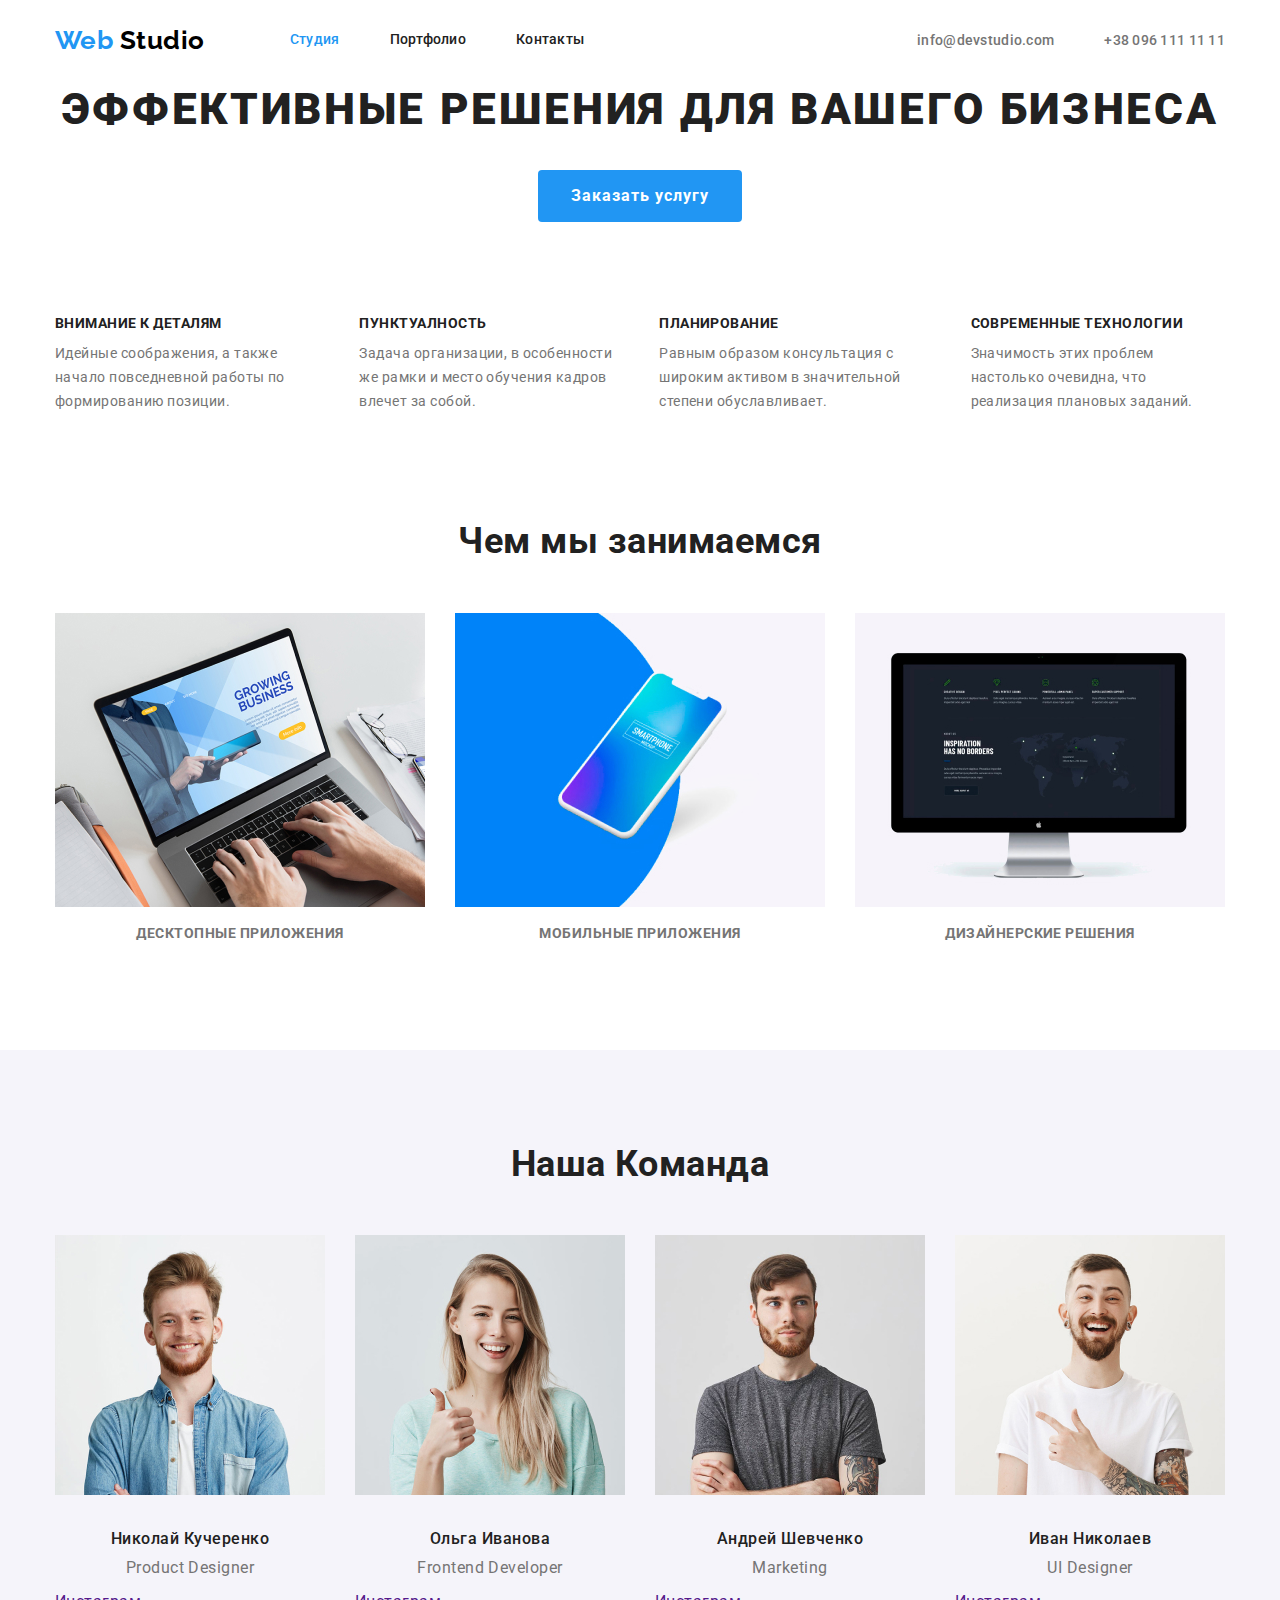
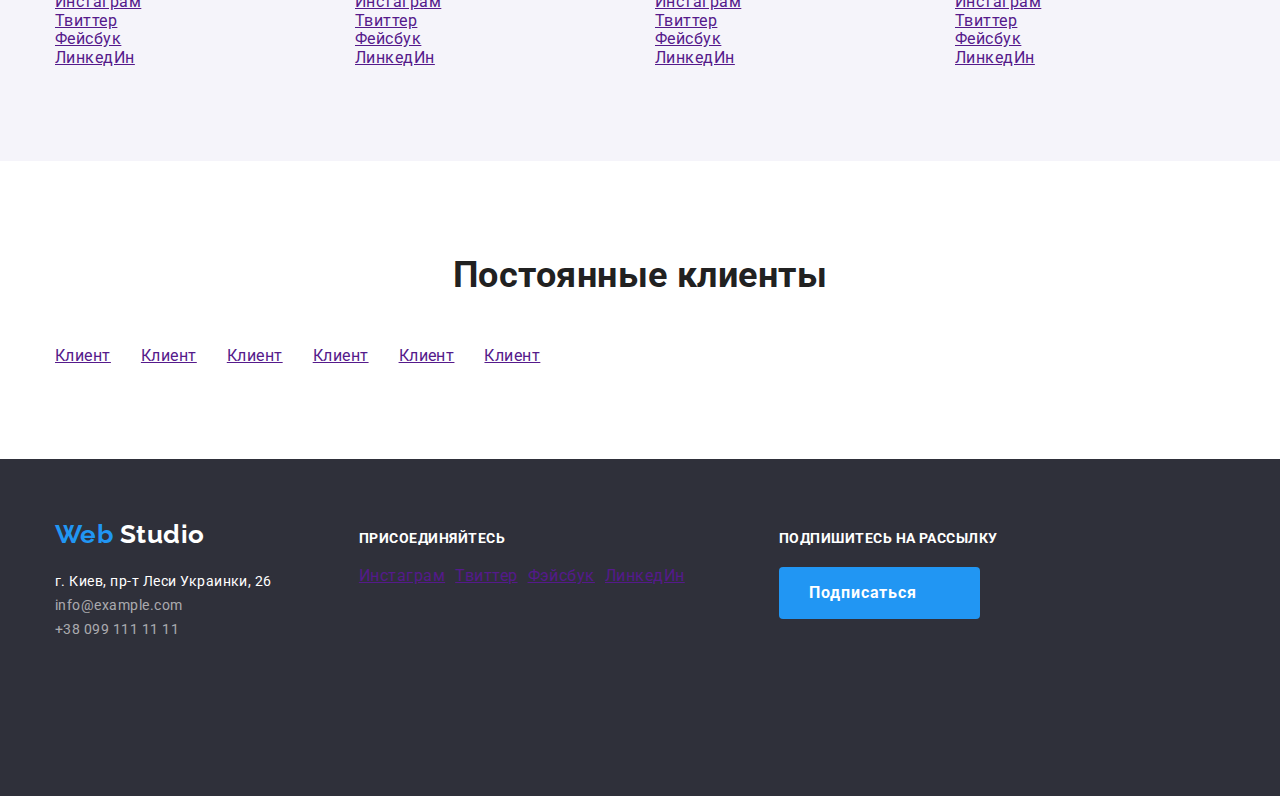
<file: index.html>
<!DOCTYPE html>
<html lang="ru">
  <head>
    <meta charset="UTF-8" />
    <meta name="viewport" content="width=device-width, initial-scale=1.0" />
    <title>Web Studio</title>
    <link
      href="https://fonts.googleapis.com/css2?family=Raleway:wght@700&family=Roboto:wght@400;500;700;900&display=swap"
      rel="stylesheet"
    />
    <link
      rel="stylesheet"
      href="https://cdnjs.cloudflare.com/ajax/libs/modern-normalize/0.7.0/modern-normalize.min.css"
    />

    <link rel="stylesheet" href="./сss/styles.css" />
  </head>
  <body>
    <!-- Шапка -->
    <header>
      <div class="container header">
        <nav class="header-nav">
          <a href="" class="logo link">
            <span class="logo-accent link">Web</span> Studio</a
          >

          <ul class="pages-nav list">
            <li class="item"><a href="" class="link current">Студия</a></li>
            <li class="item">
              <a href="./portfolio.html" class="link">Портфолио</a>
            </li>
            <li class="item"><a href="" class="link">Контакты</a></li>
          </ul>
        </nav>

        <ul class="nav-contacts list">
          <li class="item">
            <a href="mailto:info@devstudio.com" class="contacts link"
              >info@devstudio.com</a
            >
          </li>
          <li class="item">
            <a href="tel:+380961111111" class="contacts link">
              +38 096 111 11 11</a
            >
          </li>
        </ul>
      </div>
    </header>

    <main>
      <!-- Герой -->
      <section class="hero">
        <h1 class="title">Эффективные решения для вашего бизнеса</h1>
        <button class="hero-btn">Заказать услугу</button>
      </section>

      <!-- Особенности -->
      <section class="section">
        <div class="container features">
          <h2 class="visually-hiden">Особенности</h2>

          <ul class="features-list list">
            <li class="item">
              <h3 class="title">Внимание к деталям</h3>

              <p class="text">
                Идейные соображения, а также начало повседневной работы по
                формированию позиции.
              </p>
            </li>
            <li class="item">
              <h3 class="title">Пунктуалность</h3>

              <p class="text">
                Задача организации, в особенности же рамки и место обучения
                кадров влечет за собой.
              </p>
            </li>
            <li class="item">
              <h3 class="title">Планирование</h3>

              <p class="text">
                Равным образом консультация с широким активом в значительной
                степени обуславливает.
              </p>
            </li>
            <li class="item">
              <h3 class="title">Современные Технологии</h3>
              <p class="text">
                Значимость этих проблем настолько очевидна, что реализация
                плановых заданий.
              </p>
            </li>
          </ul>
        </div>
      </section>

      <!-- Чем мы занимаемся -->
      <section class="section">
        <div class="container">
          <h2 class="section-title">Чем мы занимаемся</h2>

          <ul class="directions list">
            <li class="item">
              <img src="./images/box-1.jpg" alt="Изображение Ноутбука" />
              <h3 class="direction-title">Десктопные приложения</h3>
            </li>
            <li class="item">
              <img src="./images/box-2.jpg" alt="Изображение Смартфона" />
              <h3 class="direction-title">Мобильные приложения</h3>
            </li>
            <li class="item">
              <img src="./images/box-3.jpg" alt="Изображение Монитора" />
              <h3 class="direction-title">Дизайнерские решения</h3>
            </li>
          </ul>
        </div>
      </section>

      <!-- Наша команда -->
      <section class="section our-team">
        <div class="container">
          <h2 class="section-title">Наша Команда</h2>

          <ul class="team list">
            <li class="item">
              <img
                class="img"
                src="./images/team-1.jpg"
                alt="Фотография Николая Кучеренко"
                width="270"
              />

              <h3 class="team-title">Николай Кучеренко</h3>
              <p class="team-position">Product Designer</p>

              <ul class="list">
                <li>
                  <a href="" aria-label="Ссылка на Инстаграм">Инстаграм</a>
                </li>
                <li>
                  <a href="" aria-label="Ссылка на Твиттер">Твиттер</a>
                </li>
                <li>
                  <a href="" aria-label="Ссылка на Фейсбук">Фейсбук</a>
                </li>
                <li>
                  <a href="" aria-label="Ссылка на ЛинкедИн">ЛинкедИн</a>
                </li>
              </ul>
            </li>

            <li class="item">
              <img
                class="img"
                src="./images/team-2.jpg"
                alt="Фотография Ольги Ивановой"
                width="270"
              />

              <h3 class="team-title">Ольга Иванова</h3>
              <p class="team-position">Frontend Developer</p>

              <ul class="list">
                <li>
                  <a href="" aria-label="Ссылка на Инстаграм">Инстаграм</a>
                </li>
                <li>
                  <a href="" aria-label="Ссылка на Твиттер">Твиттер</a>
                </li>
                <li>
                  <a href="" aria-label="Ссылка на Фейсбук">Фейсбук</a>
                </li>
                <li>
                  <a href="" aria-label="Ссылка на ЛинкедИн">ЛинкедИн</a>
                </li>
              </ul>
            </li>

            <li class="item">
              <img
                class="img"
                src="./images/team-3.jpg"
                alt="Фотография Андрея Шевченко"
                width="270"
              />

              <h3 class="team-title">Андрей Шевченко</h3>
              <p class="team-position">Marketing</p>

              <ul class="list">
                <li>
                  <a href="" aria-label="Ссылка на Инстаграм">Инстаграм</a>
                </li>
                <li>
                  <a href="" aria-label="Ссылка на Твиттер">Твиттер</a>
                </li>
                <li>
                  <a href="" aria-label="Ссылка на Фейсбук">Фейсбук</a>
                </li>
                <li>
                  <a href="" aria-label="Ссылка на ЛинкедИн">ЛинкедИн</a>
                </li>
              </ul>
            </li>

            <li class="item">
              <img
                class="img"
                src="./images/team-4.jpg"
                alt="Фотография Ивана Николаева"
                width="270"
              />

              <h3 class="team-title">Иван Николаев</h3>
              <p class="team-position">UI Designer</p>

              <ul class="list">
                <li>
                  <a href="" aria-label="Ссылка на Инстаграм">Инстаграм</a>
                </li>
                <li>
                  <a href="" aria-label="Ссылка на Твиттер">Твиттер</a>
                </li>
                <li>
                  <a href="" aria-label="Ссылка на Фейсбук">Фейсбук</a>
                </li>
                <li>
                  <a href="" aria-label="Ссылка на ЛинкедИн">ЛинкедИн</a>
                </li>
              </ul>
            </li>
          </ul>
        </div>
      </section>

      <!-- Постоянные клиенты -->
      <section class="section">
        <div class="container clients">
          <h2 class="section-title">Постоянные клиенты</h2>

          <ul class="list">
            <li class="item">
              <a href="" aria-label="Ссылка на клиента">Клиент</a>
            </li>

            <li class="item">
              <a href="" aria-label="Ссылка на клиента">Клиент</a>
            </li>

            <li class="item">
              <a href="" aria-label="Ссылка на клиента">Клиент</a>
            </li>

            <li class="item">
              <a href="" aria-label="Ссылка на клиента">Клиент</a>
            </li>
            <li class="item">
              <a href="" aria-label="Ссылка на клиента">Клиент</a>
            </li>
            <li class="item">
              <a href="" aria-label="Ссылка на клиента">Клиент</a>
            </li>
          </ul>
        </div>
      </section>
    </main>
    <!-- Футер -->
    <footer class="footer">
      <div class="container footer-main">
        <div class="logo-contacts">
          <div class="footer-logo">
            <a href="" class="logo-white link">
              <span class="logo-accent link">Web</span> Studio</a
            >
          </div>
          <div class="contacts">
            <p class="contacts-text">
              <span class="adress">г. Киев, пр-т Леси Украинки, 26</span> <br />
              <span class="mail">info@example.com</span> <br />
              <span class="phone">+38 099 111 11 11</span> <br />
            </p>
          </div>
        </div>

        <div class="social">
          <p class="text">Присоединяйтесь</p>
          <ul class="list">
            <li class="item">
              <a href="" aria-label="Ссылка на Instagram">Инстаграм</a>
            </li>
            <li class="item">
              <a href="" aria-label="Ссылка на Twitter">Твиттер</a>
            </li>
            <li class="item">
              <a href="" aria-label="Ссылка на Facebook">Фэйсбук</a>
            </li>
            <li class="item">
              <a href="" aria-label="Ссылка на LinkedIn">ЛинкедИн</a>
            </li>
          </ul>
        </div>

        <div class="subscribe">
          <p class="text">Подпишитесь на рассылку</p>
          <button class="footer-btn">Подписаться</button>
        </div>
      </div>
    </footer>
  </body>
</html>
</file>
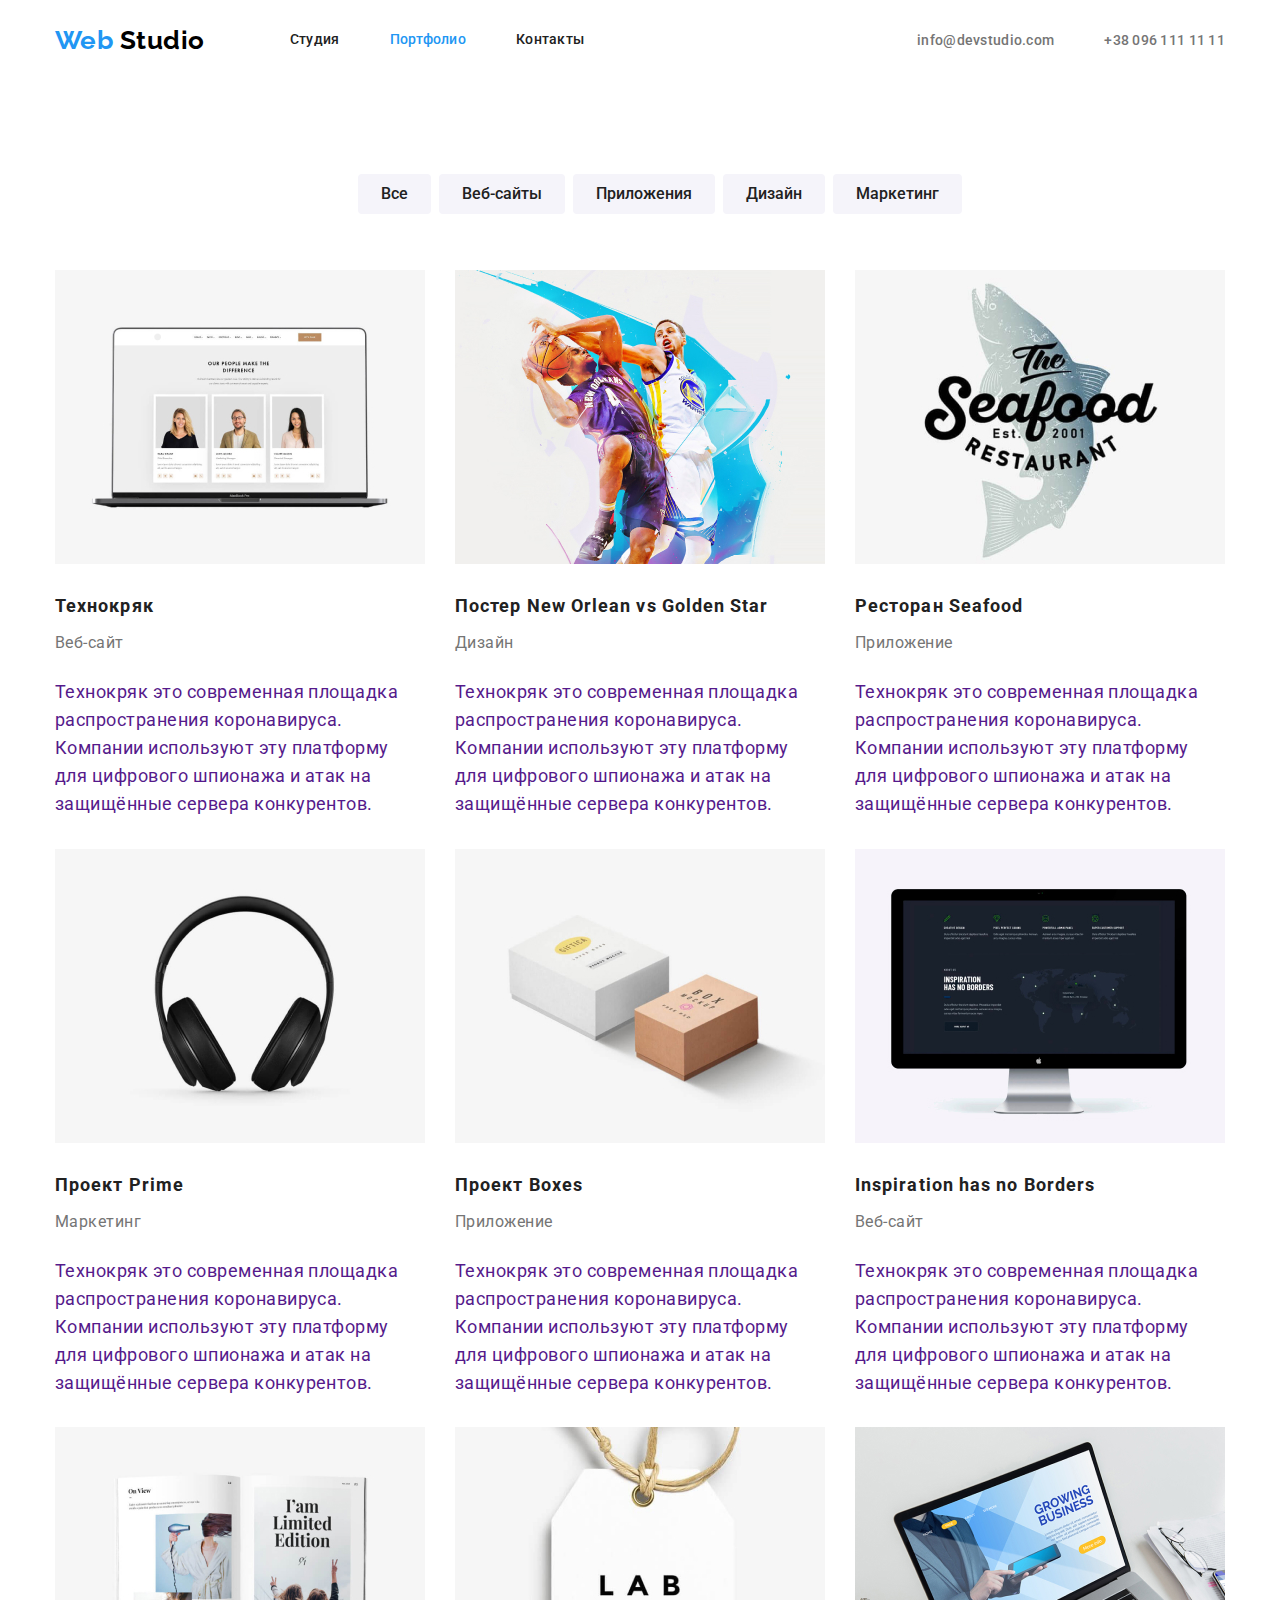
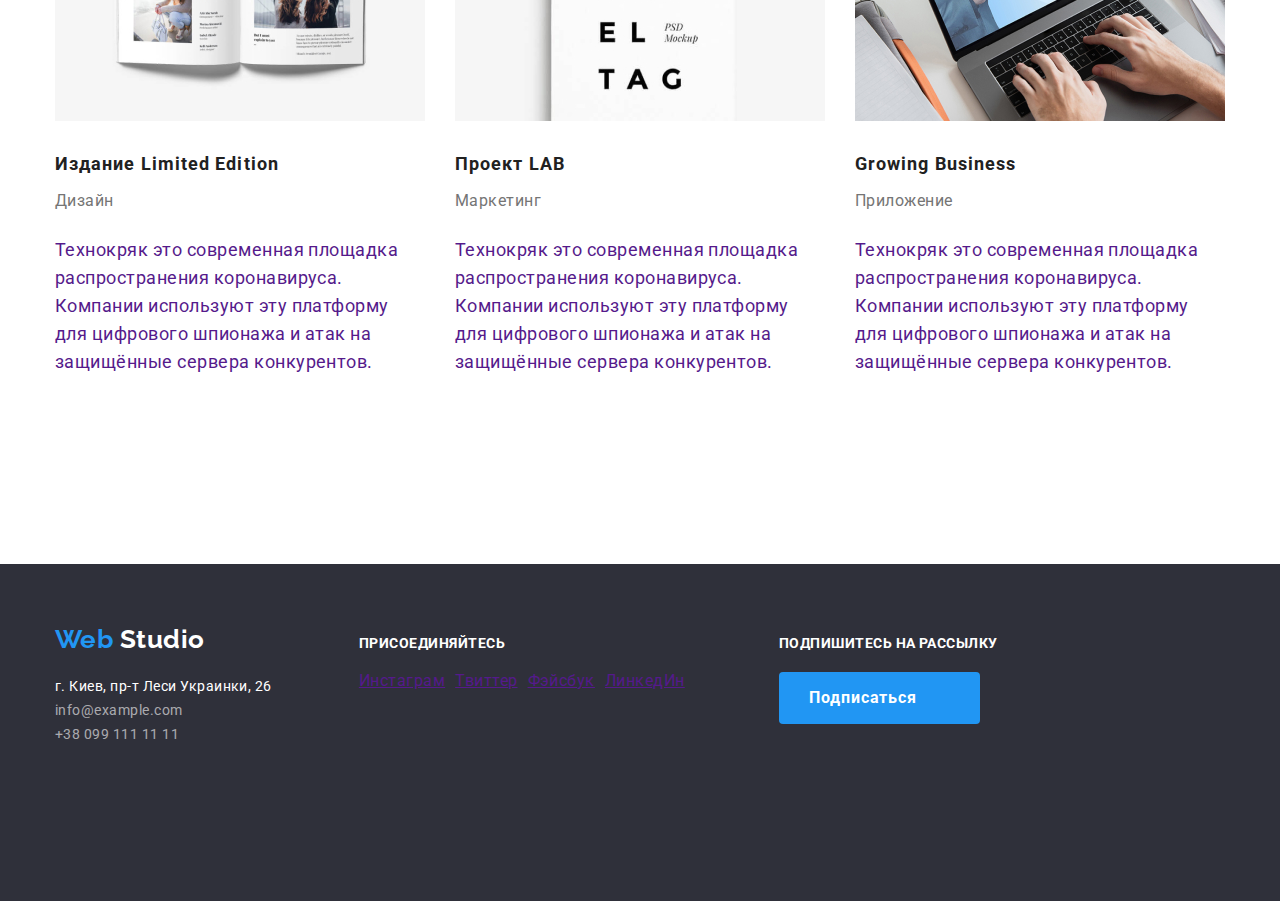
<file: portfolio.html>
<!DOCTYPE html>
<html lang="ru">
  <head>
    <meta charset="UTF-8" />
    <meta name="viewport" content="width=device-width, initial-scale=1.0" />
    <title>Web Studio - Портфолио</title>
    <link
      href="https://fonts.googleapis.com/css2?family=Raleway:wght@700&family=Roboto:wght@400;500;700;900&display=swap"
      rel="stylesheet"
    />
    <link
      rel="stylesheet"
      href="https://cdnjs.cloudflare.com/ajax/libs/modern-normalize/0.7.0/modern-normalize.min.css"
    />
    <link rel="stylesheet" href="./сss/styles.css" />
  </head>

  <body>
    <!-- Шапка -->
    <header>
      <div class="container header">
        <nav class="header-nav">
          <a href="" class="logo link">
            <span class="logo-accent link">Web</span> Studio</a
          >

          <ul class="pages-nav list">
            <li class="item"><a href="./index.html" class="link">Студия</a></li>
            <li class="item">
              <a href="./portfolio.html" class="link current">Портфолио</a>
            </li>
            <li class="item"><a href="" class="link">Контакты</a></li>
          </ul>
        </nav>

        <ul class="nav-contacts list">
          <li class="item">
            <a href="mailto:info@devstudio.com" class="contacts link"
              >info@devstudio.com</a
            >
          </li>
          <li class="item">
            <a href="tel:+380961111111" class="contacts link">
              +38 096 111 11 11</a
            >
          </li>
        </ul>
      </div>
    </header>

    <main>
      <section class="portfolio">
        <div class="container">
          <h1 class="visually-hiden">Портфолио</h1>

          <ul class="filter">
            <li class="filter-nav list">
              <button class="filter-btn">Все</button>
            </li>
            <li class="filter-nav list">
              <button class="filter-btn">Веб-сайты</button>
            </li>
            <li class="filter-nav list">
              <button class="filter-btn">Приложения</button>
            </li>
            <li class="filter-nav list">
              <button class="filter-btn">Дизайн</button>
            </li>
            <li class="filter-nav list">
              <button class="filter-btn">Маркетинг</button>
            </li>
          </ul>

          <ul class="portfolio-list list">
            <li class="item">
              <a href="" class="link">
                <img
                  class="img"
                  src="./images/portfolio-product-1.jpg"
                  alt="Изображение веб-сайта на ноутбуке"
                />
                <h2 class="portfolio-title">Технокряк</h2>
                <p class="portfolio-directions">Веб-сайт</p>
                <p class="portfolio-text">
                  Технокряк это современная площадка распространения
                  коронавируса. Компании используют эту платформу для цифрового
                  шпионажа и атак на защищённые сервера конкурентов.
                </p>
              </a>
            </li>
            <li class="item">
              <a href="" class="link">
                <img
                  class="img"
                  src="./images/portfolio-product-2.jpg"
                  alt="Постер New Orlean vs Golden Star"
                />
                <h2 class="portfolio-title">
                  Постер New Orlean vs Golden Star
                </h2>
                <p class="portfolio-directions">Дизайн</p>
                <p class="portfolio-text">
                  Технокряк это современная площадка распространения
                  коронавируса. Компании используют эту платформу для цифрового
                  шпионажа и атак на защищённые сервера конкурентов.
                </p>
              </a>
            </li>
            <li class="item">
              <a href="" class="link">
                <img
                  class="img"
                  src="./images/portfolio-product-3.jpg"
                  alt="Постер ресторана Seafood"
                />
                <h2 class="portfolio-title">Ресторан Seafood</h2>
                <p class="portfolio-directions">Приложение</p>
                <p class="portfolio-text">
                  Технокряк это современная площадка распространения
                  коронавируса. Компании используют эту платформу для цифрового
                  шпионажа и атак на защищённые сервера конкурентов.
                </p>
              </a>
            </li>
            <li class="item">
              <a href="" class="link">
                <img
                  class="img"
                  src="./images/portfolio-product-4.jpg"
                  alt="Изображение наушников"
                />
                <h2 class="portfolio-title">Проект Prime</h2>
                <p class="portfolio-directions">Маркетинг</p>
                <p class="portfolio-text">
                  Технокряк это современная площадка распространения
                  коронавируса. Компании используют эту платформу для цифрового
                  шпионажа и атак на защищённые сервера конкурентов.
                </p>
              </a>
            </li>
            <li class="item">
              <a href="" class="link">
                <img
                  class="img"
                  src="./images/portfolio-product-5.jpg"
                  alt="Изображение коробок"
                />
                <h2 class="portfolio-title">Проект Boxes</h2>
                <p class="portfolio-directions">Приложение</p>
                <p class="portfolio-text">
                  Технокряк это современная площадка распространения
                  коронавируса. Компании используют эту платформу для цифрового
                  шпионажа и атак на защищённые сервера конкурентов.
                </p>
              </a>
            </li>
            <li class="item">
              <a href="" class="link">
                <img
                  class="img"
                  src="./images/box-3.jpg"
                  alt="Изображение монитора"
                />
                <h2 class="portfolio-title">Inspiration has no Borders</h2>
                <p class="portfolio-directions">Веб-сайт</p>
                <p class="portfolio-text">
                  Технокряк это современная площадка распространения
                  коронавируса. Компании используют эту платформу для цифрового
                  шпионажа и атак на защищённые сервера конкурентов.
                </p>
              </a>
            </li>
            <li class="item">
              <a href="" class="link">
                <img
                  class="img"
                  src="./images/portfolio-product-6.jpg"
                  alt="Изображение журнала"
                />
                <h2 class="portfolio-title">Издание Limited Edition</h2>
                <p class="portfolio-directions">Дизайн</p>
                <p class="portfolio-text">
                  Технокряк это современная площадка распространения
                  коронавируса. Компании используют эту платформу для цифрового
                  шпионажа и атак на защищённые сервера конкурентов.
                </p>
              </a>
            </li>
            <li class="item">
              <a href="" class="link">
                <img
                  class="img"
                  src="./images/portfolio-product-7.jpg"
                  alt="Изображение бирки"
                />
                <h2 class="portfolio-title">Проект LAB</h2>
                <p class="portfolio-directions">Маркетинг</p>
                <p class="portfolio-text">
                  Технокряк это современная площадка распространения
                  коронавируса. Компании используют эту платформу для цифрового
                  шпионажа и атак на защищённые сервера конкурентов.
                </p>
              </a>
            </li>
            <li class="item">
              <a href="" class="link">
                <img
                  class="img"
                  src="./images/box-1.jpg"
                  alt="Изображение ноутбука"
                />
                <h2 class="portfolio-title">Growing Business</h2>
                <p class="portfolio-directions">Приложение</p>
                <p class="portfolio-text">
                  Технокряк это современная площадка распространения
                  коронавируса. Компании используют эту платформу для цифрового
                  шпионажа и атак на защищённые сервера конкурентов.
                </p>
              </a>
            </li>
          </ul>
        </div>
      </section>
    </main>
    <!-- Футер -->
    <footer class="footer">
      <div class="container footer-main">
        <div class="logo-contacts">
          <div class="footer-logo">
            <a href="" class="logo-white link">
              <span class="logo-accent link">Web</span> Studio</a
            >
          </div>
          <div class="contacts">
            <p class="contacts-text">
              <span class="adress">г. Киев, пр-т Леси Украинки, 26</span> <br />
              <span class="mail">info@example.com</span> <br />
              <span class="phone">+38 099 111 11 11</span> <br />
            </p>
          </div>
        </div>

        <div class="social">
          <p class="text">Присоединяйтесь</p>
          <ul class="list">
            <li class="item">
              <a href="" aria-label="Ссылка на Instagram">Инстаграм</a>
            </li>
            <li class="item">
              <a href="" aria-label="Ссылка на Twitter">Твиттер</a>
            </li>
            <li class="item">
              <a href="" aria-label="Ссылка на Facebook">Фэйсбук</a>
            </li>
            <li class="item">
              <a href="" aria-label="Ссылка на LinkedIn">ЛинкедИн</a>
            </li>
          </ul>
        </div>

        <div class="subscribe">
          <p class="text">Подпишитесь на рассылку</p>
          <button class="footer-btn">Подписаться</button>
        </div>
      </div>
    </footer>
  </body>
</html>
</file>
<file: сss/styles.css>
:root {
  --primary-text-color: #757575;
  --title-color: #212121;
  --accent-color: #2196f3;
  --black-color: #000000;
  --primary-white-color: #ffffff;
  --footer-color: #2f303a;
  --portfolio-button-color: #f5f4fa;
  --contacts-color: rgba(255, 255, 255, 0.6);
}

/* белый цвет: #FFFFFF */
/* цвет заголовка: #212121 */
/* основной цвет текста: #757575 */
/* акцент: #2196F3 */
/* цвет контактов в футере: rgba(255, 255, 255, 0.6); */
/* черный цвет: #000000 */
/* цвет футера: #2F303A */
/* цвет кнопок портфолио: #F5F4FA */

body {
  background-color: var(--primary-white-color);
  color: var(--primary-text-color);
  font-family: Roboto, sans-serif;
  letter-spacing: 0.03em;
}

.list {
  margin: 0;
  padding: 0;
  list-style: none;
}

.link {
  text-decoration: none;
}

.visually-hiden {
  position: absolute !important;
  clip: rect(1px 1px 1px 1px);
  /* IE6, IE7 */
  clip: rect(1px, 1px, 1px, 1px);
  padding: 0 !important;
  border: 0 !important;
  height: 1px !important;
  width: 1px !important;
  overflow: hidden;
}

/* Секции */

.section-title {
  padding: 0;
  margin: 0px 0px 50px 0px;
  color: var(--title-color);

  font-weight: 700;
  font-size: 36px;
  line-height: 1.16;
  text-align: center;
}

.container {
  margin-left: auto;
  margin-right: auto;
  width: 1200px;
  padding-top: 94px;
  padding-bottom: 94px;
  padding-left: 15px;
  padding-right: 15px;
}

/*  Шапка */

/* Навигация */

.header {
  display: flex;

  padding-top: 0;
  padding-bottom: 0;
}

.header-nav {
  display: flex;
  align-items: center;
}

.logo-accent {
  color: var(--accent-color);

  font-family: Raleway, sans-serif;
  font-weight: 700;
  font-size: 26px;
  line-height: 1.19;
}

.logo {
  color: var(--black-color);

  margin-right: 85px;

  font-family: Raleway, sans-serif;
  font-weight: 700;
  font-size: 26px;
  line-height: 1.19;
}

.logo-white {
  color: var(--primary-white-color);

  margin-right: 85px;

  font-family: Raleway, sans-serif;
  font-weight: 700;
  font-size: 26px;
  line-height: 1.19;
}

.pages-nav {
  display: flex;
}

.pages-nav .item + .item {
  margin-left: 50px;
}

.pages-nav .link {
  display: block;

  padding-top: 32px;
  padding-bottom: 32px;

  color: var(--title-color);

  font-weight: 500;
  font-size: 14px;
  line-height: 1.14;
  letter-spacing: 0.02em;
}

.pages-nav .link:hover,
.pages-nav .link:focus {
  color: var(--accent-color);
}

.pages-nav .link.current {
  color: var(--accent-color);
}

/* Контакты */

.nav-contacts {
  display: flex;
  margin-left: auto;
  align-items: center;
}

.nav-contacts .item + .item {
  margin-left: 50px;
}

.nav-contacts .contacts {
  color: var(--primary-text-color);

  font-weight: 500;
  font-size: 14px;
  line-height: 1.14;
  letter-spacing: 0.02em;
}

.nav-contacts .contacts:hover,
.nav-contacts .contacts:focus {
  color: var(--accent-color);
}

/* Оформелние index.html */

/* Герой */
.hero {
  text-align: center;
}

.hero .title {
  margin-top: 0;
  margin-bottom: 30px;

  color: var(--title-color);

  font-weight: 900;
  font-size: 44px;
  line-height: 1.36;
  letter-spacing: 0.06em;
  text-transform: uppercase;
}

.hero-btn {
  padding: 10px 32px;
  min-width: 200px;
  border: 1px solid transparent;
  border-radius: 4px;

  color: var(--primary-white-color);
  background-color: var(--accent-color);

  font-weight: 700;
  font-size: 16px;
  line-height: 1.87;
  letter-spacing: 0.06em;
}

/* Особенности */

.features {
  padding-bottom: 0;
}

.features-list {
  display: flex;
}

.features-list .title {
  margin-top: 0;
  margin-bottom: 10px;

  color: var(--title-color);

  font-weight: 700;
  font-size: 14px;
  line-height: 1.14;
  text-transform: uppercase;
}

.features-list .item {
  margin-right: 30px;
}

.features-list .item:last-child {
  margin-right: 0;
}

.features-list .text {
  margin-top: 0;

  font-weight: 400;
  font-size: 14px;
  line-height: 1.71;
}

/* Чем мы занимаемся */

.directions {
  display: flex;
}

.directions .item {
  margin-right: 30px;
}

.directions .item:last-child {
  margin-right: 0;
}

.direction-title {
  font-weight: 700;
  font-size: 14px;
  line-height: 1.14;
  text-align: center;
  text-transform: uppercase;
}

/* Наша команда */

.our-team {
  background-color: var(--portfolio-button-color);
}

.team {
  display: flex;
}

.team .item {
  margin-right: 30px;
}

.team .item:last-child {
  margin-right: 0;
}

.team .img {
  margin-bottom: 30px;
}

.team-title {
  margin-top: 0;
  margin-bottom: 10px;

  color: var(--title-color);

  font-weight: 500;
  font-size: 16px;
  line-height: 1.18;
  text-align: center;
}

.team-position {
  margin-top: 0;
  margin-bottom: 16px;

  font-weight: 400;
  font-size: 16px;
  line-height: 1.18;
  text-align: center;
}
/* 
.team .list {
  display: flex;
} */
/* Постоянные клиенты */

.clients .list {
  display: flex;
}

.clients .item {
  margin-right: 30px;
}

/* Оформление portfolio.html */

.portfolio-list {
  display: flex;
  flex-wrap: wrap;
}

.portfolio .title {
  margin: 0;
}

.portfolio-list .item {
  width: 370px;
  margin-right: 30px;
  margin-bottom: 30px;
}

.portfolio-list .item:nth-child(3n) {
  margin-right: 0;
}

.portfolio-list .item:nth-last-child(-n + 3) {
  margin-bottom: 94px;
}

.portfolio-list .img {
  margin-bottom: 20px;
}

.portfolio-title {
  margin-top: 0;
  margin-bottom: 4px;

  color: var(--title-color);

  font-weight: 700;
  font-size: 18px;
  line-height: 2;
  letter-spacing: 0.06em;
}
.portfolio-text {
  margin: 0;

  font-weight: 400;
  font-size: 18px;
  line-height: 1.56;
}

.portfolio-directions {
  margin-top: 0;
  margin-bottom: 20px;

  color: var(--primary-text-color);

  font-weight: 400;
  font-size: 16px;
  line-height: 1.87;
}
/* Фильтр портфолио */

.filter {
  display: flex;
  justify-content: center;

  margin-top: 0;
  margin-bottom: 56px;
}

.filter-nav + .filter-nav {
  margin-left: 8px;
}

.filter-btn {
  padding: 6px 22px;
  min-width: 73px;
  border-radius: 4px;
  border: 1px solid transparent;

  color: var(--title-color);
  background-color: var(--portfolio-button-color);

  font-family: roboto, sans-serif;
  font-weight: 500;
  font-size: 16px;
  line-height: 1.62;
  text-align: center;
}

.filter-btn:hover,
.filter-btn:focus {
  color: var(--primary-white-color);
  background-color: var(--accent-color);
}

/* Футер */
.footer {
  background-color: var(--footer-color);
}

.footer-main {
  display: flex;
  flex-wrap: wrap;
  padding-top: 0;
}
/* Лого */
.logo-contacts {
  padding-top: 60px;
  margin-right: 69px;
}

.footer-logo {
  display: flex;

  margin-bottom: 20px;
}

/* Контакты */

.contacts-text {
  margin-top: 0;
  margin-bottom: 60px;
}

.contacts-text .adress {
  color: var(--primary-white-color);

  font-weight: 400;
  font-size: 14px;
  line-height: 1.71;
}

.contacts-text .mail,
.contacts-text .phone {
  color: var(--contacts-color);

  font-weight: 400;
  font-size: 14px;
  line-height: 1.71;
}

/* Социальные сети */

.social {
  padding-top: 72px;
}

.social .text {
  margin-top: 0;
  margin-bottom: 20px;

  color: var(--primary-white-color);

  font-weight: 700;
  font-size: 14px;
  line-height: 1.14;
  text-transform: uppercase;
}

.social .list {
  display: flex;
}

.social .item {
  margin-right: 10px;
}

.social .item:last-child {
  margin-right: 94px;
}

/* Подписка */

.subscribe {
  padding-top: 72px;
}
.subscribe .text {
  margin-top: 0;
  margin-bottom: 20px;

  color: var(--primary-white-color);

  font-weight: 700;
  font-size: 14px;
  line-height: 1.14;
  text-transform: uppercase;
}

.footer-btn {
  color: var(--primary-white-color);
  background-color: var(--accent-color);

  padding: 10px 62px 10px 29px;
  min-width: 200px;
  border-radius: 4px;
  border: 1px solid transparent;

  font-weight: 700;
  font-size: 16px;
  line-height: 1.87;
  letter-spacing: 0.06em;
}
</file>
